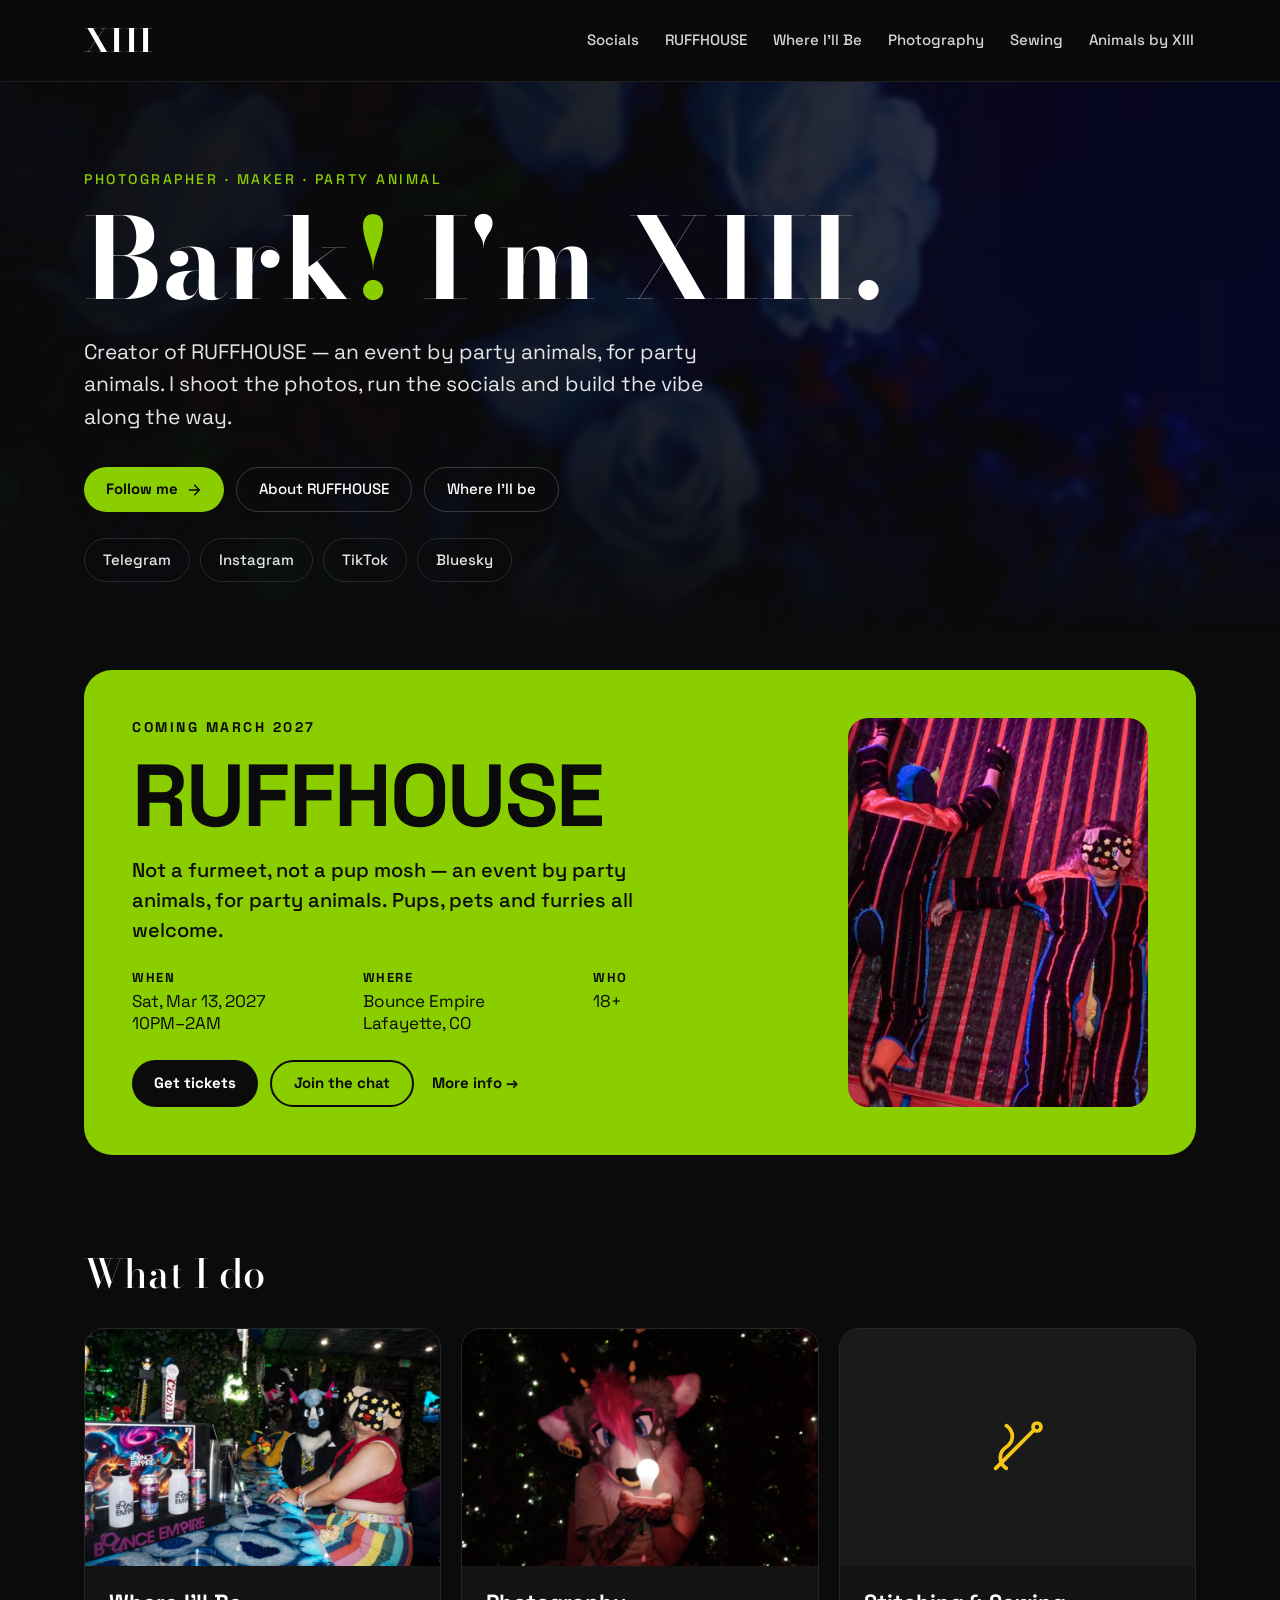
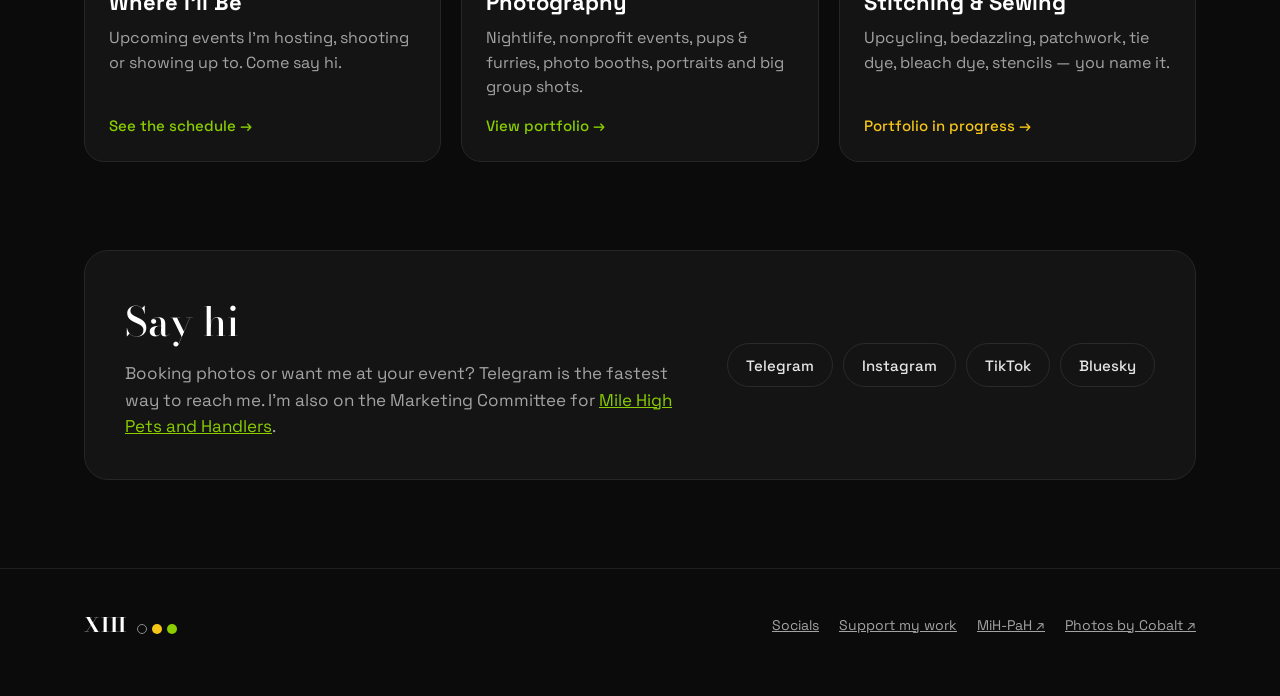
<file: index.html>
<!doctype html>
<html lang="en">
<head>
<meta charset="utf-8">
<meta name="viewport" content="width=device-width, initial-scale=1">
<title>XIII — Photographer, maker and party animal</title>
<meta name="description" content="XIII: photographer, maker and party animal in Denver. Creator of RUFFHOUSE, an event by party animals, for party animals.">
<meta property="og:title" content="XIII — Photographer, maker and party animal">
<meta property="og:description" content="XIII: photographer, maker and party animal in Denver. Creator of RUFFHOUSE, an event by party animals, for party animals.">
<meta property="og:image" content="images/rh-climb.jpg">
<link rel="icon" href="data:image/svg+xml,%3Csvg xmlns='http://www.w3.org/2000/svg' viewBox='0 0 64 64'%3E%3Crect width='64' height='64' rx='14' fill='%230B0B0B'/%3E%3Ctext x='32' y='43' font-family='Georgia,serif' font-weight='700' font-size='28' fill='%238ACE00' text-anchor='middle'%3EXIII%3C/text%3E%3C/svg%3E">
<link rel="preconnect" href="https://fonts.googleapis.com">
<link rel="preconnect" href="https://fonts.gstatic.com" crossorigin>
<link href="https://fonts.googleapis.com/css2?family=Bodoni+Moda:ital,opsz,wght@0,6..96,500;0,6..96,700;1,6..96,500&amp;family=Space+Grotesk:wght@400;500;700&amp;display=swap" rel="stylesheet">
<link rel="stylesheet" href="assets/style.css">
</head>
<body>
<a class="skip" href="#main">Skip to content</a>
<header class="site-header">
  <nav class="wrap site-nav" aria-label="Main">
    <a class="logo" href="index.html" aria-label="XIII, home">XIII</a>
    <ul class="navlinks"><li><a class="nav-link" href="socials.html">Socials</a></li><li><a class="nav-link" href="ruffhouse.html">RUFFHOUSE</a></li><li><a class="nav-link" href="where-ill-be.html">Where I'll Be</a></li><li><a class="nav-link" href="photography.html">Photography</a></li><li><a class="nav-link" href="sewing.html">Sewing</a></li><li><a class="nav-link" href="https://sites.google.com/view/13dog/animals-by-xiii">Animals by XIII</a></li></ul>
  </nav>
</header>
<main id="main">

  <div class="roses"><section class="wrap hero">
    <p class="eyebrow">Photographer · Maker · Party animal</p>
    <h1 class="page-title" style="font-size:clamp(60px,10vw,112px);line-height:.98;max-width:980px">Bark<span style="color:var(--green)">!</span> I'm XIII.</h1>
    <p class="lead" style="color:var(--soft)">Creator of RUFFHOUSE — an event by party animals, for party animals. I shoot the photos, run the socials and build the vibe along the way.</p>
    <div class="btns" style="margin-top:34px">
      <a class="btn btn-solid" href="socials.html">Follow me
        <svg width="16" height="16" viewBox="0 0 24 24" fill="none" stroke="currentColor" stroke-width="2.2" stroke-linecap="round" stroke-linejoin="round" aria-hidden="true"><path d="M5 12h14M13 5l7 7-7 7"/></svg></a>
      <a class="btn btn-ghost" href="ruffhouse.html">About RUFFHOUSE</a>
      <a class="btn btn-ghost" href="where-ill-be.html">Where I'll be</a>
    </div>
    <div style="margin-top:26px"><div class="chips">
        <a class="social" href="https://t.me/NUMBER_TH1RT3EN">Telegram</a>
        <a class="social" href="https://www.instagram.com/pup_13/">Instagram</a>
        <a class="social" href="https://www.tiktok.com/@pup_xiii">TikTok</a>
        <a class="social" href="https://bsky.app/profile/hdmi13.bsky.social">Bluesky</a>
      </div></div>
  </section></div>

  <section class="wrap section" aria-labelledby="rh">
    <div class="feature green">
      <div class="copy">
        <p class="eyebrow" style="color:var(--ink);font-weight:700;margin:0">Coming March 2027</p>
        <h2 id="rh" class="big-word">RUFFHOUSE</h2>
        <p style="margin:0;font-size:20px;line-height:1.5;font-weight:500;max-width:520px">Not a furmeet, not a pup mosh — an event by party animals, for party animals. Pups, pets and furries all welcome.</p>
        <dl class="facts">
          <div><dt>When</dt><dd>Sat, Mar 13, 2027<br>10PM–2AM</dd></div>
          <div><dt>Where</dt><dd>Bounce Empire<br>Lafayette, CO</dd></div>
          <div><dt>Who</dt><dd>18+</dd></div>
        </dl>
        <div class="btns" style="margin-top:8px">
          <a class="btn btn-dark" href="https://tix.bounceempire.com/?date=2027-03-13&amp;event=wp-ruffhouse">Get tickets</a>
          <a class="btn btn-outline-dark" href="https://t.me/ready2ruffhouse">Join the chat</a>
          <a class="btn" href="ruffhouse.html" style="padding-left:6px;padding-right:6px">More info →</a>
        </div>
      </div>
      <div class="art"><img src="images/rh-climb.jpg" alt="Two pups in glowing suits climbing a bounce-house wall" width="800" height="600" loading="lazy"></div>
    </div>
  </section>

  <section class="wrap section" aria-labelledby="what">
    <h2 id="what" class="h2">What I do</h2>
    <div class="grid3">
      <a class="card" href="where-ill-be.html">
        <div class="ph"><img src="images/bounce-bar.jpg" alt="Pups and friends hanging out at the Bounce Empire bar" loading="lazy"></div>
        <div class="body"><h3>Where I'll Be</h3><p>Upcoming events I'm hosting, shooting or showing up to. Come say hi.</p><span class="more">See the schedule →</span></div>
      </a>
      <a class="card" href="photography.html">
        <div class="ph"><img src="images/pups-bulb.jpg" alt="Fursuiter holding a glowing light bulb" loading="lazy"></div>
        <div class="body"><h3>Photography</h3><p>Nightlife, nonprofit events, pups &amp; furries, photo booths, portraits and big group shots.</p><span class="more">View portfolio →</span></div>
      </a>
      <a class="card" href="sewing.html">
        <div class="ph" style="display:flex;align-items:center;justify-content:center">
          <svg width="64" height="64" viewBox="0 0 24 24" fill="none" stroke="#F5C518" stroke-width="1.4" stroke-linecap="round" stroke-linejoin="round" aria-hidden="true"><path d="M4 20 18 6"/><circle cx="19.5" cy="4.5" r="1.5"/><path d="M8 4c3 2 3 6 0 8s-3 6 0 8"/></svg>
        </div>
        <div class="body"><h3>Stitching &amp; Sewing</h3><p>Upcycling, bedazzling, patchwork, tie dye, bleach dye, stencils — you name it.</p><span class="more" style="color:var(--gold)">Portfolio in progress →</span></div>
      </a>
    </div>
  </section>

  <section class="wrap section" aria-labelledby="hi">
    <div class="panel" style="display:flex;flex-wrap:wrap;align-items:center;justify-content:space-between;gap:24px">
      <div style="flex:1 1 380px">
        <h2 id="hi" class="h2" style="margin-bottom:8px">Say hi</h2>
        <p class="muted" style="margin:0;font-size:17px;line-height:1.55">Booking photos or want me at your event? Telegram is the fastest way to reach me. I'm also on the Marketing Committee for <a href="https://mihpah.org">Mile High Pets and Handlers</a>.</p>
      </div>
      <div class="chips">
        <a class="social" href="https://t.me/NUMBER_TH1RT3EN">Telegram</a>
        <a class="social" href="https://www.instagram.com/pup_13/">Instagram</a>
        <a class="social" href="https://www.tiktok.com/@pup_xiii">TikTok</a>
        <a class="social" href="https://bsky.app/profile/hdmi13.bsky.social">Bluesky</a>
      </div>
    </div>
  </section>
</main>
<footer class="site-footer">
  <div class="wrap">
    <div><span class="logo" style="font-size:20px">XIII</span><span class="dots" aria-hidden="true"><span style="background:#0B0B0B;border:1.5px solid #8A8A8A"></span><span style="background:#F5C518"></span><span style="background:#8ACE00"></span></span></div>
    <div class="flinks">
      <a href="socials.html">Socials</a>
      <a href="socials.html#support">Support my work</a>
      <a href="https://mihpah.org">MiH-PaH ↗</a>
      <a href="https://cobalt.dog">Photos by Cobalt ↗</a>
    </div>
  </div>
</footer>
</body>
</html>
</file>
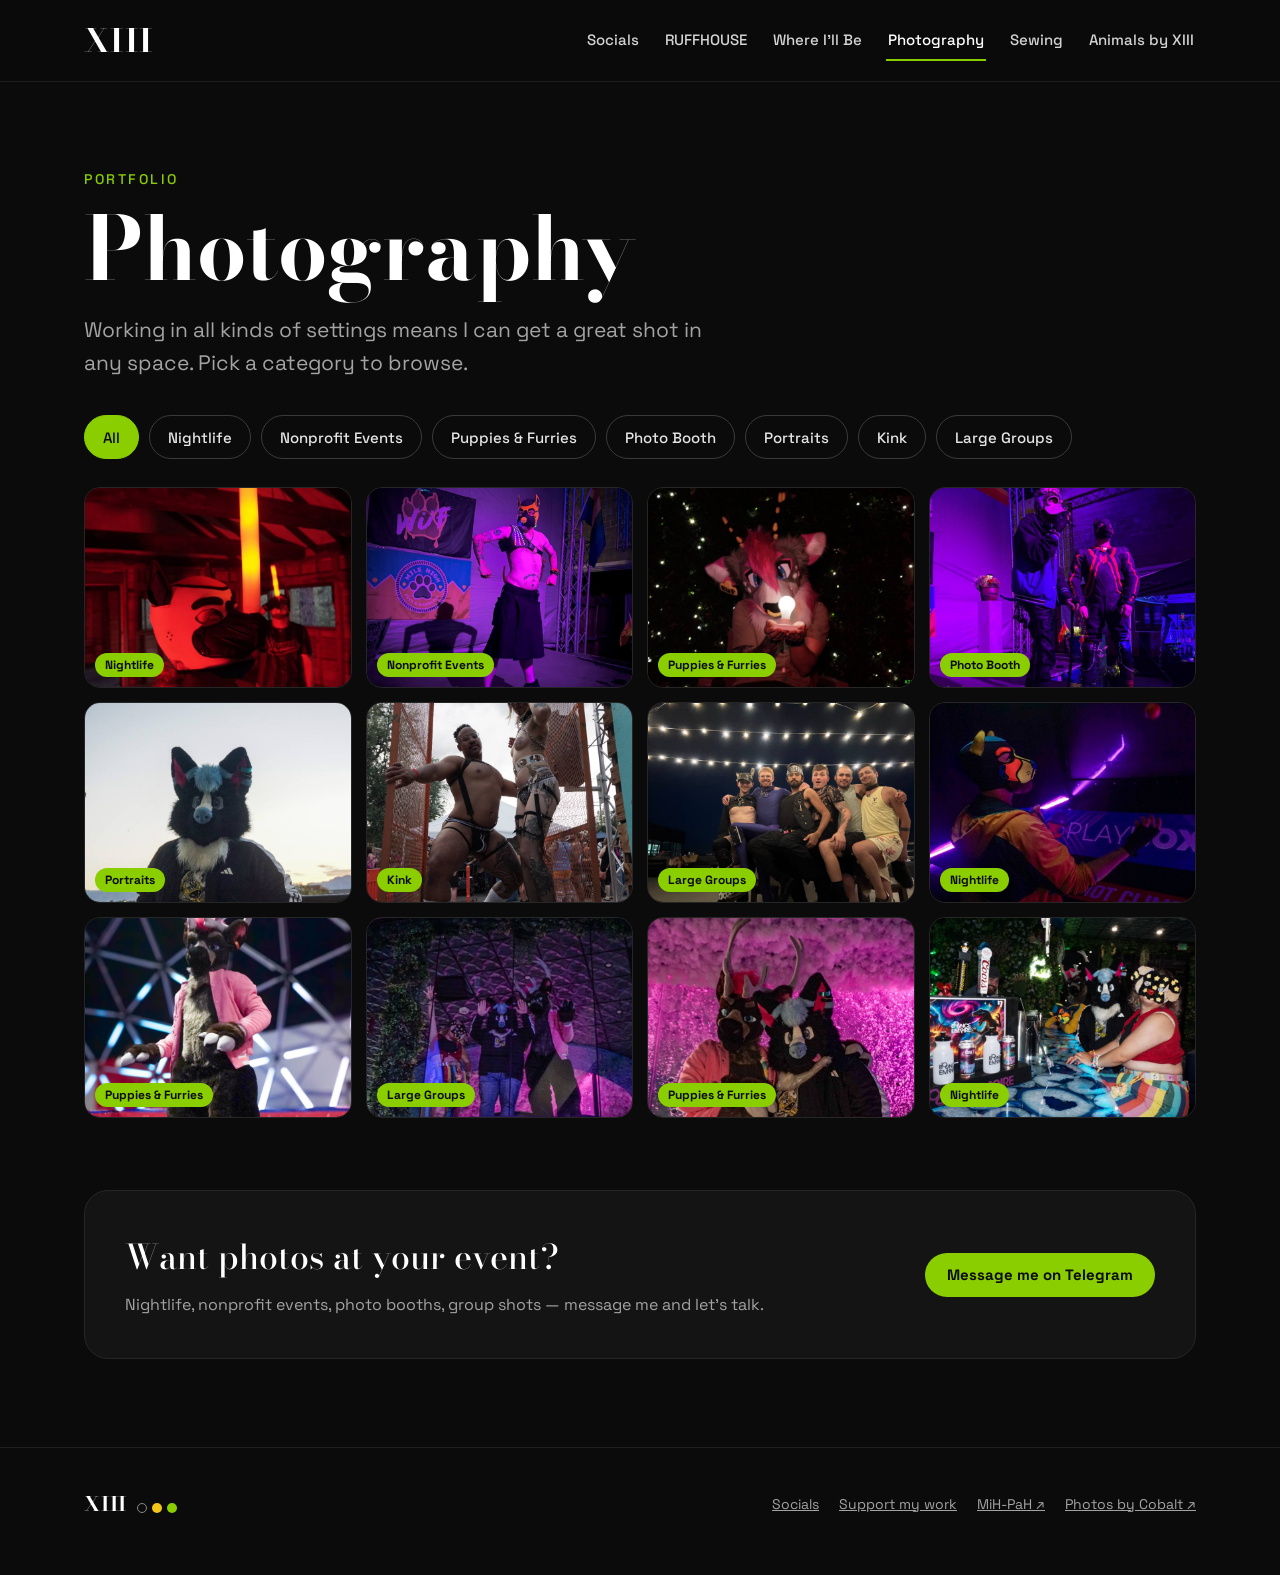
<file: photography.html>
<!doctype html>
<html lang="en">
<head>
<meta charset="utf-8">
<meta name="viewport" content="width=device-width, initial-scale=1">
<title>Photography — XIII</title>
<meta name="description" content="Photography by XIII: nightlife, nonprofit events, pups & furries, photo booths, portraits and large groups.">
<meta property="og:title" content="Photography — XIII">
<meta property="og:description" content="Photography by XIII: nightlife, nonprofit events, pups & furries, photo booths, portraits and large groups.">
<meta property="og:image" content="images/rh-climb.jpg">
<link rel="icon" href="data:image/svg+xml,%3Csvg xmlns='http://www.w3.org/2000/svg' viewBox='0 0 64 64'%3E%3Crect width='64' height='64' rx='14' fill='%230B0B0B'/%3E%3Ctext x='32' y='43' font-family='Georgia,serif' font-weight='700' font-size='28' fill='%238ACE00' text-anchor='middle'%3EXIII%3C/text%3E%3C/svg%3E">
<link rel="preconnect" href="https://fonts.googleapis.com">
<link rel="preconnect" href="https://fonts.gstatic.com" crossorigin>
<link href="https://fonts.googleapis.com/css2?family=Bodoni+Moda:ital,opsz,wght@0,6..96,500;0,6..96,700;1,6..96,500&amp;family=Space+Grotesk:wght@400;500;700&amp;display=swap" rel="stylesheet">
<link rel="stylesheet" href="assets/style.css">
</head>
<body>
<a class="skip" href="#main">Skip to content</a>
<header class="site-header">
  <nav class="wrap site-nav" aria-label="Main">
    <a class="logo" href="index.html" aria-label="XIII, home">XIII</a>
    <ul class="navlinks"><li><a class="nav-link" href="socials.html">Socials</a></li><li><a class="nav-link" href="ruffhouse.html">RUFFHOUSE</a></li><li><a class="nav-link" href="where-ill-be.html">Where I'll Be</a></li><li><a class="nav-link" href="photography.html" aria-current="page">Photography</a></li><li><a class="nav-link" href="sewing.html">Sewing</a></li><li><a class="nav-link" href="https://sites.google.com/view/13dog/animals-by-xiii">Animals by XIII</a></li></ul>
  </nav>
</header>
<main id="main">

  <section class="wrap hero" style="padding-bottom:88px">
    <p class="eyebrow">Portfolio</p>
    <h1 class="page-title">Photography</h1>
    <p class="lead">Working in all kinds of settings means I can get a great shot in any space. Pick a category to browse.</p>
    <div class="filter" role="group" aria-label="Filter by category"><button type="button" aria-pressed="true" data-cat="All">All</button><button type="button" aria-pressed="false" data-cat="Nightlife">Nightlife</button><button type="button" aria-pressed="false" data-cat="Nonprofit Events">Nonprofit Events</button><button type="button" aria-pressed="false" data-cat="Puppies & Furries">Puppies &amp; Furries</button><button type="button" aria-pressed="false" data-cat="Photo Booth">Photo Booth</button><button type="button" aria-pressed="false" data-cat="Portraits">Portraits</button><button type="button" aria-pressed="false" data-cat="Kink">Kink</button><button type="button" aria-pressed="false" data-cat="Large Groups">Large Groups</button></div>
    <div class="gallery" id="gallery"><figure data-cat="Nightlife"><img src="images/nightlife.jpg" alt="Pup in a hood holding a glow stick under red light in a wooden cabin" width="800" height="600" loading="lazy"><figcaption>Nightlife</figcaption></figure><figure data-cat="Nonprofit Events"><img src="images/nonprofit.jpg" alt="Pup performer on stage at Wüf in front of the MiH-PaH banner" width="800" height="600" loading="lazy"><figcaption>Nonprofit Events</figcaption></figure><figure data-cat="Puppies & Furries"><img src="images/pups-bulb.jpg" alt="Fursuiter holding a glowing light bulb against twinkling lights" width="800" height="600" loading="lazy"><figcaption>Puppies &amp; Furries</figcaption></figure><figure data-cat="Photo Booth"><img src="images/booth.jpg" alt="Two pups posing together under purple stage lights" width="800" height="600" loading="lazy"><figcaption>Photo Booth</figcaption></figure><figure data-cat="Portraits"><img src="images/portrait.jpg" alt="Fursuit portrait at sunset with mountains behind" width="800" height="600" loading="lazy"><figcaption>Portraits</figcaption></figure><figure data-cat="Kink"><img src="images/kink.jpg" alt="Two people in leather harness gear posing in a cage at an outdoor festival" width="800" height="600" loading="lazy"><figcaption>Kink</figcaption></figure><figure data-cat="Large Groups"><img src="images/groups.jpg" alt="Six friends posing together under string lights at night" width="800" height="600" loading="lazy"><figcaption>Large Groups</figcaption></figure><figure data-cat="Nightlife"><img src="images/rh-arcade.jpg" alt="Pup under purple neon light in the arcade" width="800" height="600" loading="lazy"><figcaption>Nightlife</figcaption></figure><figure data-cat="Puppies & Furries"><img src="images/rh-dome.jpg" alt="Fursuiter posing on a bounce house under a neon dome" width="800" height="600" loading="lazy"><figcaption>Puppies &amp; Furries</figcaption></figure><figure data-cat="Large Groups"><img src="images/rh-group.jpg" alt="Group of party animals with paws up inside a neon dome" width="800" height="600" loading="lazy"><figcaption>Large Groups</figcaption></figure><figure data-cat="Puppies & Furries"><img src="images/rh-pink.jpg" alt="Two fursuiters cuddled up in a pink foam room" width="800" height="600" loading="lazy"><figcaption>Puppies &amp; Furries</figcaption></figure><figure data-cat="Nightlife"><img src="images/bounce-bar.jpg" alt="Pups and friends hanging out at the Bounce Empire bar" width="800" height="600" loading="lazy"><figcaption>Nightlife</figcaption></figure></div>

    <div class="panel" style="margin-top:72px;display:flex;flex-wrap:wrap;align-items:center;justify-content:space-between;gap:24px">
      <div style="flex:1 1 360px;min-width:0">
        <h2 style="margin:0;font-family:var(--serif);font-weight:500;font-size:34px;color:#fff">Want photos at your event?</h2>
        <p class="muted" style="margin:10px 0 0;font-size:16px;line-height:1.55">Nightlife, nonprofit events, photo booths, group shots — message me and let's talk.</p>
      </div>
      <a class="btn btn-solid" href="https://t.me/NUMBER_TH1RT3EN">Message me on Telegram</a>
    </div>
  </section>
<script>
document.querySelectorAll('.filter button').forEach(function(b){
  b.addEventListener('click',function(){
    var c=b.dataset.cat;
    document.querySelectorAll('.filter button').forEach(function(x){x.setAttribute('aria-pressed',x===b?'true':'false')});
    document.querySelectorAll('#gallery figure').forEach(function(f){f.hidden=!(c==='All'||f.dataset.cat===c)});
  });
});
</script>
</main>
<footer class="site-footer">
  <div class="wrap">
    <div><span class="logo" style="font-size:20px">XIII</span><span class="dots" aria-hidden="true"><span style="background:#0B0B0B;border:1.5px solid #8A8A8A"></span><span style="background:#F5C518"></span><span style="background:#8ACE00"></span></span></div>
    <div class="flinks">
      <a href="socials.html">Socials</a>
      <a href="socials.html#support">Support my work</a>
      <a href="https://mihpah.org">MiH-PaH ↗</a>
      <a href="https://cobalt.dog">Photos by Cobalt ↗</a>
    </div>
  </div>
</footer>
</body>
</html>
</file>
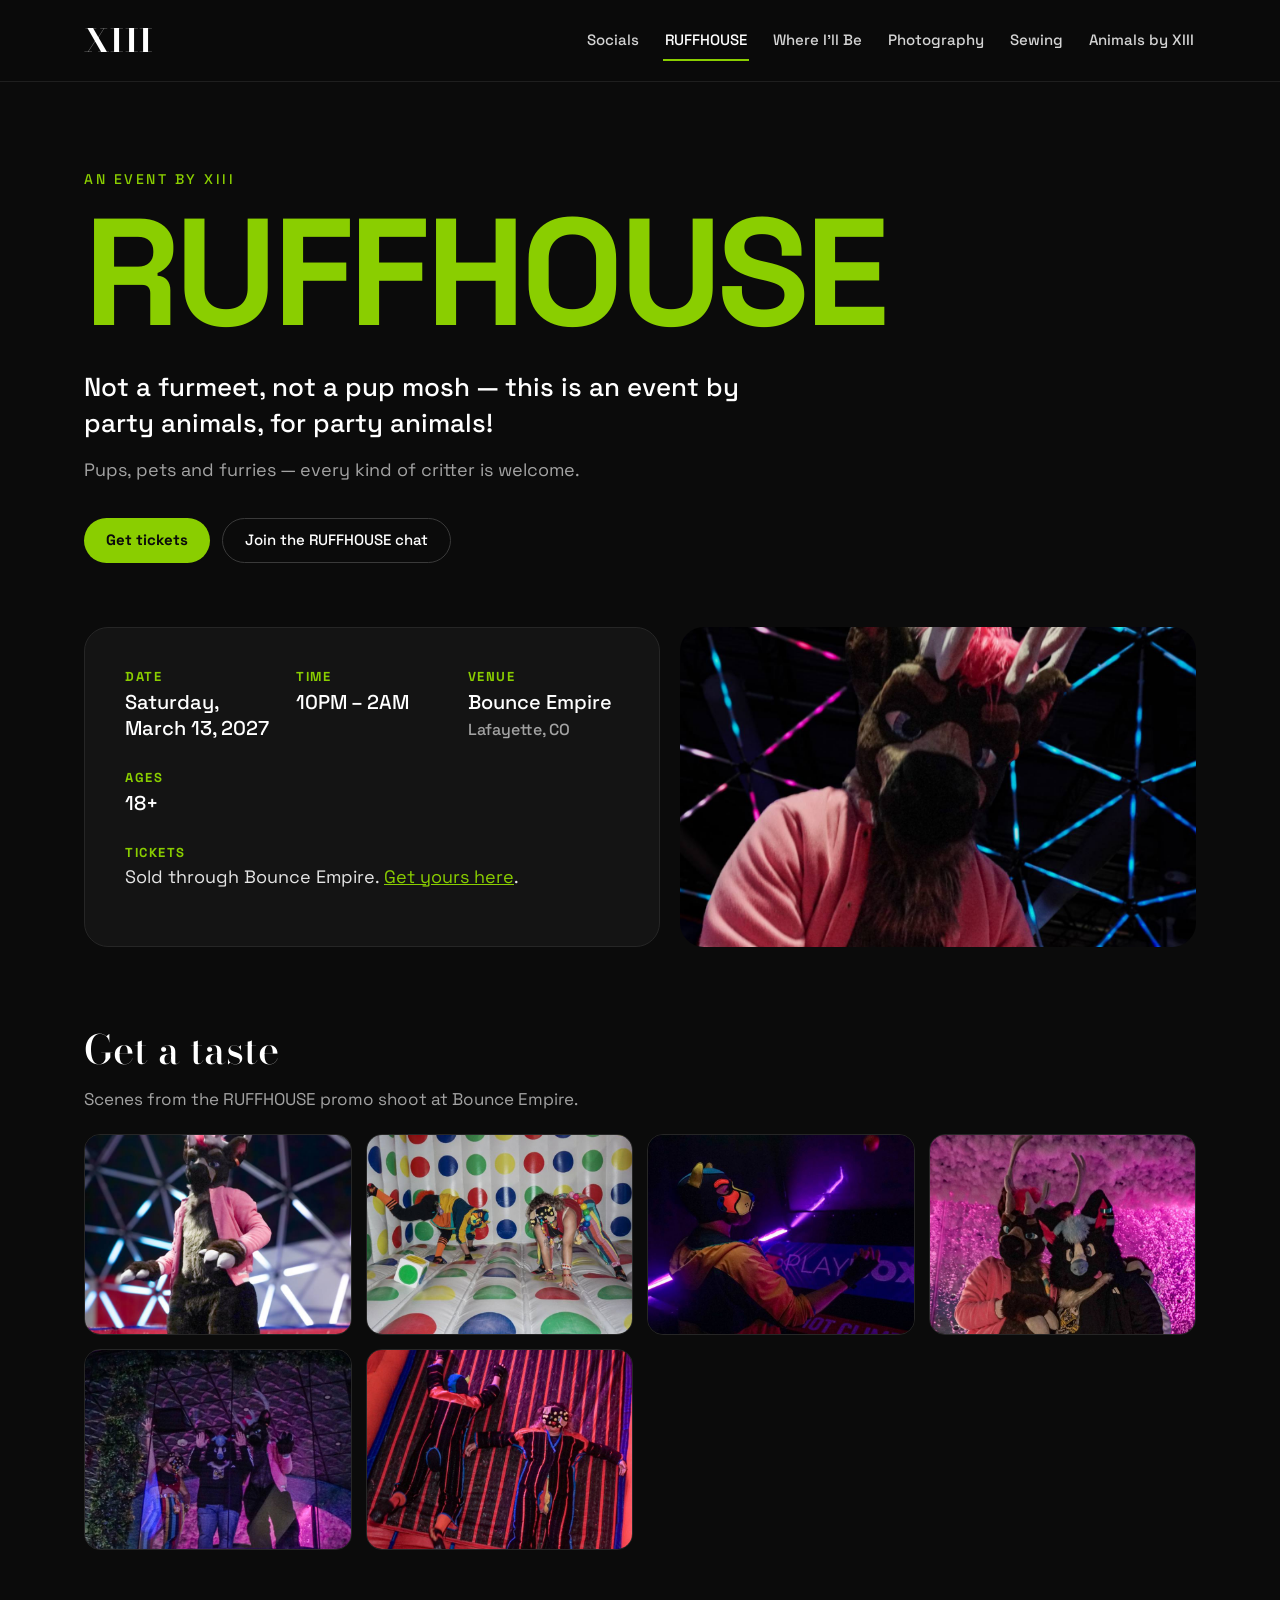
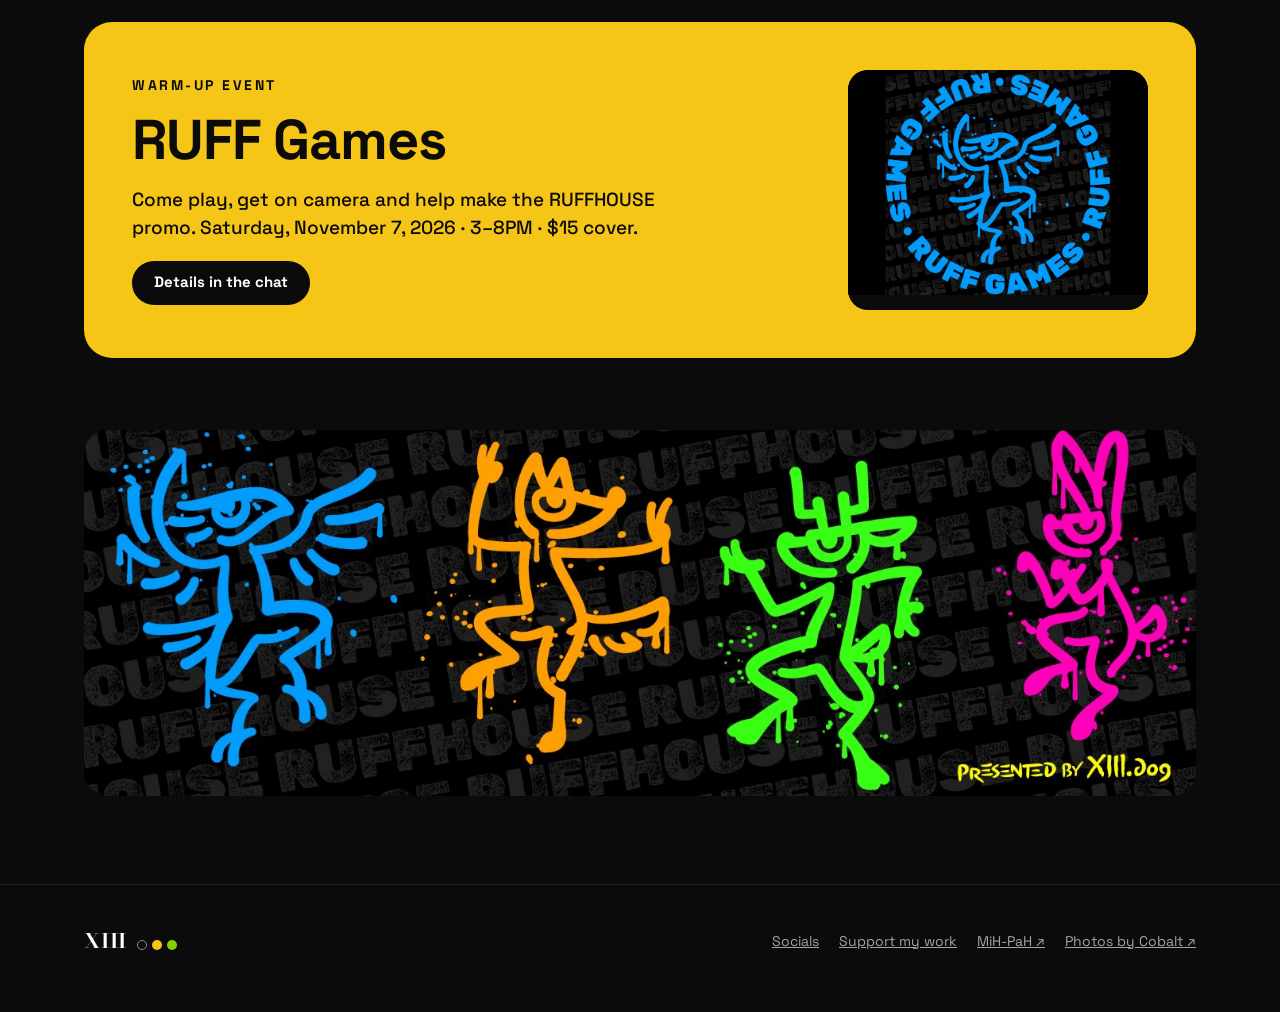
<file: ruffhouse.html>
<!doctype html>
<html lang="en">
<head>
<meta charset="utf-8">
<meta name="viewport" content="width=device-width, initial-scale=1">
<title>RUFFHOUSE — an event by party animals, for party animals</title>
<meta name="description" content="RUFFHOUSE: Saturday, March 13, 2027, 10PM–2AM at Bounce Empire, Lafayette CO. 18+. Pups, pets and furries all welcome.">
<meta property="og:title" content="RUFFHOUSE — an event by party animals, for party animals">
<meta property="og:description" content="RUFFHOUSE: Saturday, March 13, 2027, 10PM–2AM at Bounce Empire, Lafayette CO. 18+. Pups, pets and furries all welcome.">
<meta property="og:image" content="images/rh-climb.jpg">
<link rel="icon" href="data:image/svg+xml,%3Csvg xmlns='http://www.w3.org/2000/svg' viewBox='0 0 64 64'%3E%3Crect width='64' height='64' rx='14' fill='%230B0B0B'/%3E%3Ctext x='32' y='43' font-family='Georgia,serif' font-weight='700' font-size='28' fill='%238ACE00' text-anchor='middle'%3EXIII%3C/text%3E%3C/svg%3E">
<link rel="preconnect" href="https://fonts.googleapis.com">
<link rel="preconnect" href="https://fonts.gstatic.com" crossorigin>
<link href="https://fonts.googleapis.com/css2?family=Bodoni+Moda:ital,opsz,wght@0,6..96,500;0,6..96,700;1,6..96,500&amp;family=Space+Grotesk:wght@400;500;700&amp;display=swap" rel="stylesheet">
<link rel="stylesheet" href="assets/style.css">
</head>
<body>
<a class="skip" href="#main">Skip to content</a>
<header class="site-header">
  <nav class="wrap site-nav" aria-label="Main">
    <a class="logo" href="index.html" aria-label="XIII, home">XIII</a>
    <ul class="navlinks"><li><a class="nav-link" href="socials.html">Socials</a></li><li><a class="nav-link" href="ruffhouse.html" aria-current="page">RUFFHOUSE</a></li><li><a class="nav-link" href="where-ill-be.html">Where I'll Be</a></li><li><a class="nav-link" href="photography.html">Photography</a></li><li><a class="nav-link" href="sewing.html">Sewing</a></li><li><a class="nav-link" href="https://sites.google.com/view/13dog/animals-by-xiii">Animals by XIII</a></li></ul>
  </nav>
</header>
<main id="main">

  <section class="wrap hero">
    <p class="eyebrow">An event by XIII</p>
    <h1 style="margin:0;font-size:clamp(48px,13.5vw,152px);line-height:.9;font-weight:700;letter-spacing:-.03em;color:var(--green)">RUFFHOUSE</h1>
    <p style="margin:28px 0 0;font-size:clamp(20px,2.4vw,26px);line-height:1.4;color:#fff;max-width:720px;font-weight:500">Not a furmeet, not a pup mosh — this is an event by party animals, for party animals!</p>
    <p class="muted" style="margin:14px 0 0;font-size:18px;line-height:1.6;max-width:640px">Pups, pets and furries — every kind of critter is welcome.</p>
    <div class="btns" style="margin-top:34px">
      <a class="btn btn-solid" href="https://tix.bounceempire.com/?date=2027-03-13&amp;event=wp-ruffhouse">Get tickets</a>
      <a class="btn btn-ghost" href="https://t.me/ready2ruffhouse">Join the RUFFHOUSE chat</a>
    </div>
  </section>

  <section class="wrap section" aria-label="Event details" style="display:flex;flex-wrap:wrap;gap:20px;padding-bottom:72px">
    <div class="panel" style="flex:1 1 420px;min-width:0">
      <dl class="facts" style="gap:28px 20px;margin:0">
        <div><dt style="color:var(--green)">Date</dt><dd style="font-size:20px;color:#fff;font-weight:500">Saturday, March 13, 2027</dd></div>
        <div><dt style="color:var(--green)">Time</dt><dd style="font-size:20px;color:#fff;font-weight:500">10PM – 2AM</dd></div>
        <div><dt style="color:var(--green)">Venue</dt><dd style="font-size:20px;color:#fff;font-weight:500">Bounce Empire<br><span class="muted" style="font-size:16px">Lafayette, CO</span></dd></div>
        <div><dt style="color:var(--green)">Ages</dt><dd style="font-size:20px;color:#fff;font-weight:500">18+</dd></div>
        <div style="grid-column:1/-1"><dt style="color:var(--green)">Tickets</dt><dd style="font-size:18px;color:var(--soft)">Sold through Bounce Empire. <a href="https://tix.bounceempire.com/?date=2027-03-13&amp;event=wp-ruffhouse">Get yours here</a>.</dd></div>
      </dl>
    </div>
    <div style="flex:1 1 360px;min-width:0;border-radius:24px;overflow:hidden;min-height:320px;background:var(--panel2)">
      <img src="images/rh-hero.jpg" alt="Antlered fursuiter in a pink jacket under a neon dome" style="width:100%;height:100%;object-fit:cover" loading="lazy">
    </div>
  </section>

  <section class="wrap section" aria-labelledby="taste" style="padding-bottom:72px">
    <h2 id="taste" class="h2" style="margin-bottom:8px">Get a taste</h2>
    <p class="muted" style="margin:0 0 24px;font-size:17px">Scenes from the RUFFHOUSE promo shoot at Bounce Empire.</p>
    <div class="gallery"><figure><img src="images/rh-dome.jpg" alt="Fursuiter posing on a bounce house under a neon dome" width="800" height="600" loading="lazy"></figure><figure><img src="images/rh-twister.jpg" alt="Two party animals playing giant inflatable Twister" width="800" height="600" loading="lazy"></figure><figure><img src="images/rh-arcade.jpg" alt="Pup under purple neon light in the arcade" width="800" height="600" loading="lazy"></figure><figure><img src="images/rh-pink.jpg" alt="Two fursuiters cuddled up in a pink foam room" width="800" height="600" loading="lazy"></figure><figure><img src="images/rh-group.jpg" alt="Group of party animals with paws up inside a neon dome" width="800" height="600" loading="lazy"></figure><figure><img src="images/rh-climb.jpg" alt="Two pups in glowing suits climbing a bounce-house wall" width="800" height="600" loading="lazy"></figure></div>
  </section>

  <section class="wrap section" aria-labelledby="games" id="ruff-games" style="padding-bottom:72px">
    <div class="feature gold" style="align-items:center">
      <div class="copy">
        <p class="eyebrow" style="color:var(--ink);font-weight:700;margin:0">Warm-up event</p>
        <h2 id="games" style="margin:0;font-size:clamp(44px,6vw,56px);line-height:1;font-weight:700;letter-spacing:-.02em">RUFF Games</h2>
        <p style="margin:0;font-size:19px;line-height:1.5;font-weight:500;max-width:540px">Come play, get on camera and help make the RUFFHOUSE promo. Saturday, November 7, 2026 · 3–8PM · $15 cover.</p>
        <div class="btns"><a class="btn btn-dark" href="https://t.me/ready2ruffhouse">Details in the chat</a></div>
      </div>
      <div class="art" style="min-height:240px"><img src="images/ruff-games.jpg" alt="RUFF Games logo" loading="lazy"></div>
    </div>
  </section>

  <section class="wrap section">
    <img src="images/rh-banner.jpg" alt="RUFFHOUSE banner art: four neon party animals dancing" style="width:100%;border-radius:24px" loading="lazy">
  </section>
</main>
<footer class="site-footer">
  <div class="wrap">
    <div><span class="logo" style="font-size:20px">XIII</span><span class="dots" aria-hidden="true"><span style="background:#0B0B0B;border:1.5px solid #8A8A8A"></span><span style="background:#F5C518"></span><span style="background:#8ACE00"></span></span></div>
    <div class="flinks">
      <a href="socials.html">Socials</a>
      <a href="socials.html#support">Support my work</a>
      <a href="https://mihpah.org">MiH-PaH ↗</a>
      <a href="https://cobalt.dog">Photos by Cobalt ↗</a>
    </div>
  </div>
</footer>
</body>
</html>
</file>
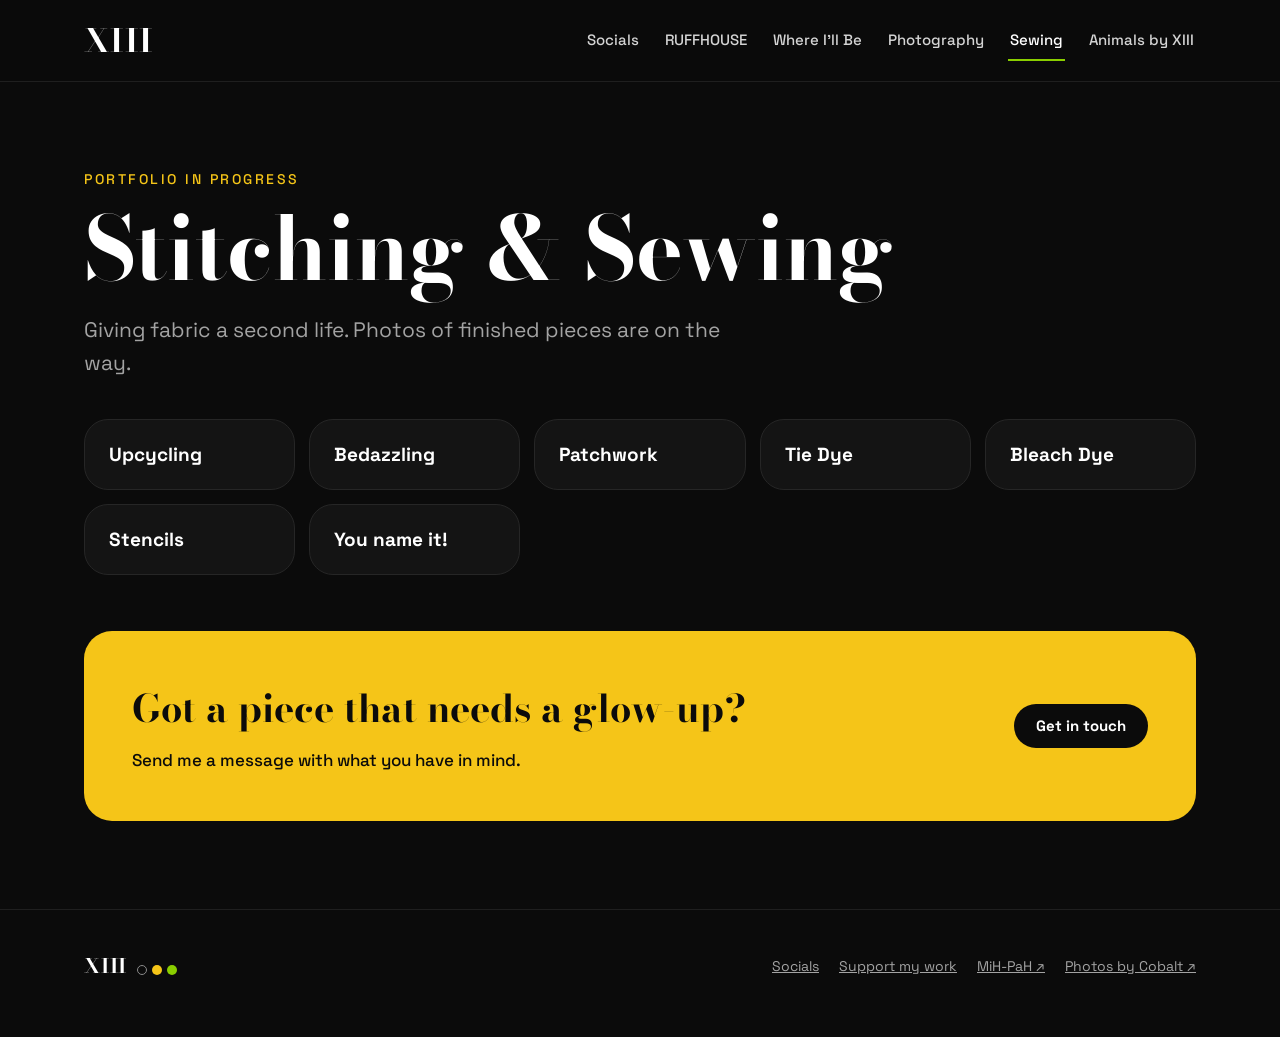
<file: sewing.html>
<!doctype html>
<html lang="en">
<head>
<meta charset="utf-8">
<meta name="viewport" content="width=device-width, initial-scale=1">
<title>Stitching & Sewing — XIII</title>
<meta name="description" content="Stitching and sewing by XIII: upcycling, bedazzling, patchwork, tie dye, bleach dye and stencils.">
<meta property="og:title" content="Stitching & Sewing — XIII">
<meta property="og:description" content="Stitching and sewing by XIII: upcycling, bedazzling, patchwork, tie dye, bleach dye and stencils.">
<meta property="og:image" content="images/rh-climb.jpg">
<link rel="icon" href="data:image/svg+xml,%3Csvg xmlns='http://www.w3.org/2000/svg' viewBox='0 0 64 64'%3E%3Crect width='64' height='64' rx='14' fill='%230B0B0B'/%3E%3Ctext x='32' y='43' font-family='Georgia,serif' font-weight='700' font-size='28' fill='%238ACE00' text-anchor='middle'%3EXIII%3C/text%3E%3C/svg%3E">
<link rel="preconnect" href="https://fonts.googleapis.com">
<link rel="preconnect" href="https://fonts.gstatic.com" crossorigin>
<link href="https://fonts.googleapis.com/css2?family=Bodoni+Moda:ital,opsz,wght@0,6..96,500;0,6..96,700;1,6..96,500&amp;family=Space+Grotesk:wght@400;500;700&amp;display=swap" rel="stylesheet">
<link rel="stylesheet" href="assets/style.css">
</head>
<body>
<a class="skip" href="#main">Skip to content</a>
<header class="site-header">
  <nav class="wrap site-nav" aria-label="Main">
    <a class="logo" href="index.html" aria-label="XIII, home">XIII</a>
    <ul class="navlinks"><li><a class="nav-link" href="socials.html">Socials</a></li><li><a class="nav-link" href="ruffhouse.html">RUFFHOUSE</a></li><li><a class="nav-link" href="where-ill-be.html">Where I'll Be</a></li><li><a class="nav-link" href="photography.html">Photography</a></li><li><a class="nav-link" href="sewing.html" aria-current="page">Sewing</a></li><li><a class="nav-link" href="https://sites.google.com/view/13dog/animals-by-xiii">Animals by XIII</a></li></ul>
  </nav>
</header>
<main id="main">

  <section class="wrap hero" style="padding-bottom:88px">
    <p class="eyebrow" style="color:var(--gold)">Portfolio in progress</p>
    <h1 class="page-title">Stitching &amp; Sewing</h1>
    <p class="lead">Giving fabric a second life. Photos of finished pieces are on the way.</p>
    <ul style="list-style:none;margin:40px 0 0;padding:0;display:grid;grid-template-columns:repeat(auto-fill,minmax(200px,1fr));gap:14px"><li class="panel" style="padding:22px 24px;font-size:19px;font-weight:700;color:#fff">Upcycling</li><li class="panel" style="padding:22px 24px;font-size:19px;font-weight:700;color:#fff">Bedazzling</li><li class="panel" style="padding:22px 24px;font-size:19px;font-weight:700;color:#fff">Patchwork</li><li class="panel" style="padding:22px 24px;font-size:19px;font-weight:700;color:#fff">Tie Dye</li><li class="panel" style="padding:22px 24px;font-size:19px;font-weight:700;color:#fff">Bleach Dye</li><li class="panel" style="padding:22px 24px;font-size:19px;font-weight:700;color:#fff">Stencils</li><li class="panel" style="padding:22px 24px;font-size:19px;font-weight:700;color:#fff">You name it!</li></ul>
    <div class="feature gold" style="margin-top:56px;align-items:center">
      <div class="copy" style="gap:10px">
        <h2 style="margin:0;font-family:var(--serif);font-weight:700;font-size:38px">Got a piece that needs a glow-up?</h2>
        <p style="margin:0;font-size:17px;line-height:1.55;font-weight:500">Send me a message with what you have in mind.</p>
      </div>
      <a class="btn btn-dark" href="https://t.me/NUMBER_TH1RT3EN">Get in touch</a>
    </div>
  </section>
</main>
<footer class="site-footer">
  <div class="wrap">
    <div><span class="logo" style="font-size:20px">XIII</span><span class="dots" aria-hidden="true"><span style="background:#0B0B0B;border:1.5px solid #8A8A8A"></span><span style="background:#F5C518"></span><span style="background:#8ACE00"></span></span></div>
    <div class="flinks">
      <a href="socials.html">Socials</a>
      <a href="socials.html#support">Support my work</a>
      <a href="https://mihpah.org">MiH-PaH ↗</a>
      <a href="https://cobalt.dog">Photos by Cobalt ↗</a>
    </div>
  </div>
</footer>
</body>
</html>
</file>
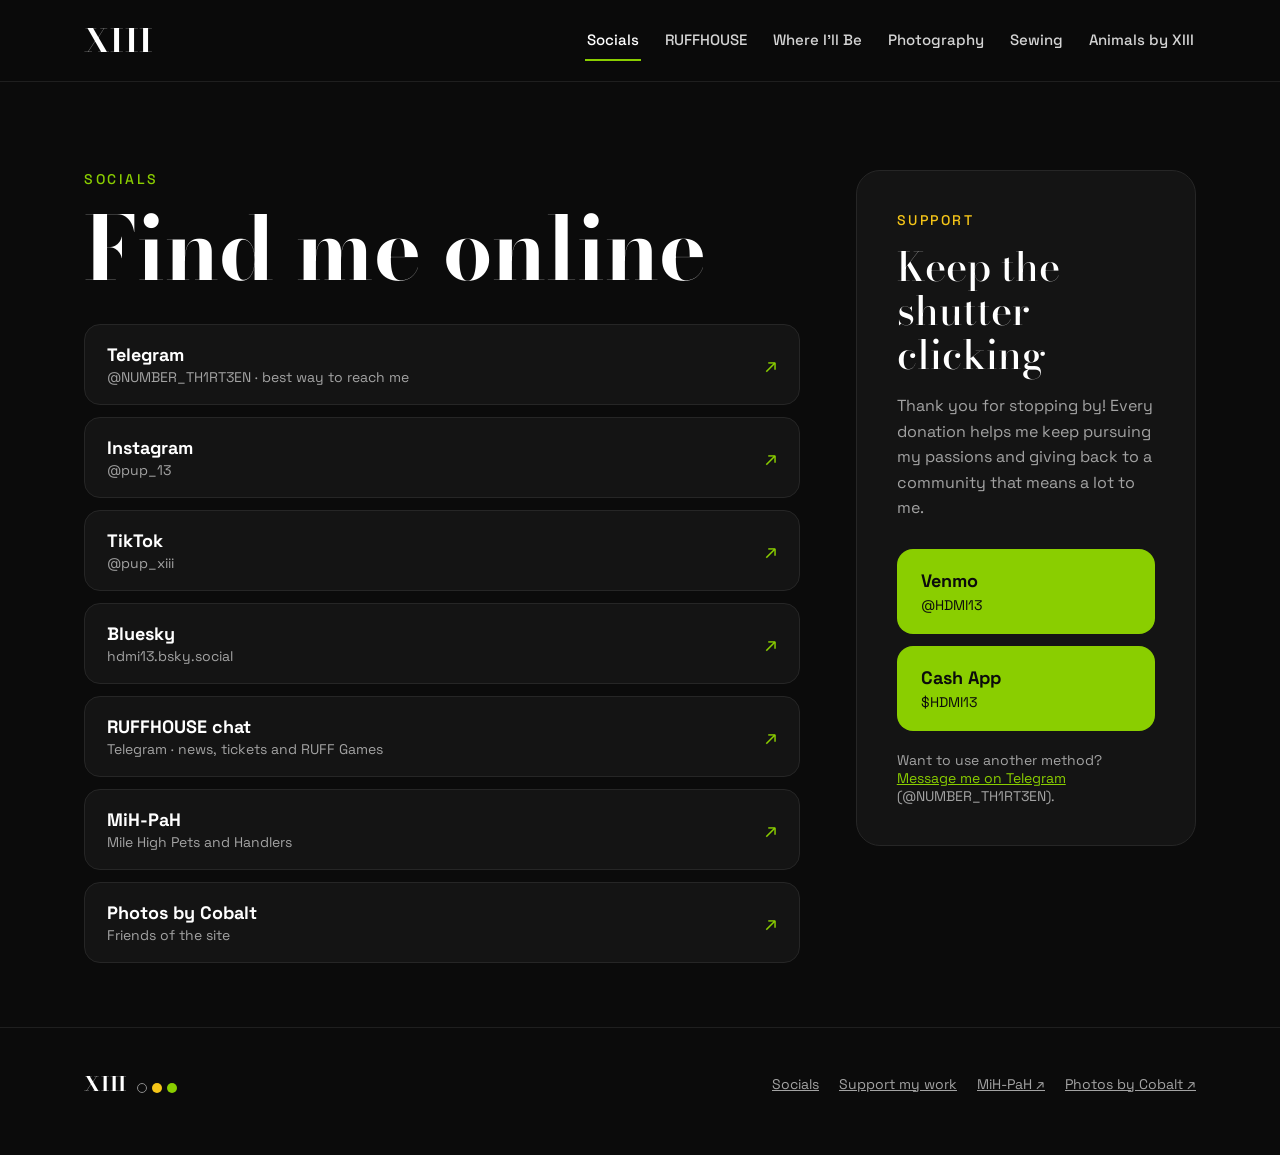
<file: socials.html>
<!doctype html>
<html lang="en">
<head>
<meta charset="utf-8">
<meta name="viewport" content="width=device-width, initial-scale=1">
<title>Socials — XIII</title>
<meta name="description" content="Find XIII on Telegram, Instagram, TikTok and Bluesky, and support their work.">
<meta property="og:title" content="Socials — XIII">
<meta property="og:description" content="Find XIII on Telegram, Instagram, TikTok and Bluesky, and support their work.">
<meta property="og:image" content="images/rh-climb.jpg">
<link rel="icon" href="data:image/svg+xml,%3Csvg xmlns='http://www.w3.org/2000/svg' viewBox='0 0 64 64'%3E%3Crect width='64' height='64' rx='14' fill='%230B0B0B'/%3E%3Ctext x='32' y='43' font-family='Georgia,serif' font-weight='700' font-size='28' fill='%238ACE00' text-anchor='middle'%3EXIII%3C/text%3E%3C/svg%3E">
<link rel="preconnect" href="https://fonts.googleapis.com">
<link rel="preconnect" href="https://fonts.gstatic.com" crossorigin>
<link href="https://fonts.googleapis.com/css2?family=Bodoni+Moda:ital,opsz,wght@0,6..96,500;0,6..96,700;1,6..96,500&amp;family=Space+Grotesk:wght@400;500;700&amp;display=swap" rel="stylesheet">
<link rel="stylesheet" href="assets/style.css">
</head>
<body>
<a class="skip" href="#main">Skip to content</a>
<header class="site-header">
  <nav class="wrap site-nav" aria-label="Main">
    <a class="logo" href="index.html" aria-label="XIII, home">XIII</a>
    <ul class="navlinks"><li><a class="nav-link" href="socials.html" aria-current="page">Socials</a></li><li><a class="nav-link" href="ruffhouse.html">RUFFHOUSE</a></li><li><a class="nav-link" href="where-ill-be.html">Where I'll Be</a></li><li><a class="nav-link" href="photography.html">Photography</a></li><li><a class="nav-link" href="sewing.html">Sewing</a></li><li><a class="nav-link" href="https://sites.google.com/view/13dog/animals-by-xiii">Animals by XIII</a></li></ul>
  </nav>
</header>
<main id="main">

  <div class="wrap hero" style="display:flex;flex-wrap:wrap;gap:56px">
    <section aria-labelledby="find" style="flex:999 1 480px;min-width:0">
      <p class="eyebrow">Socials</p>
      <h1 id="find" class="page-title" style="margin-bottom:32px">Find me online</h1>
      <div style="display:flex;flex-direction:column;gap:12px"><a class="link-row" href="https://t.me/NUMBER_TH1RT3EN"><span><span class="t">Telegram</span><span class="s">@NUMBER_TH1RT3EN · best way to reach me</span></span><span class="arr" aria-hidden="true">↗</span></a><a class="link-row" href="https://www.instagram.com/pup_13/"><span><span class="t">Instagram</span><span class="s">@pup_13</span></span><span class="arr" aria-hidden="true">↗</span></a><a class="link-row" href="https://www.tiktok.com/@pup_xiii"><span><span class="t">TikTok</span><span class="s">@pup_xiii</span></span><span class="arr" aria-hidden="true">↗</span></a><a class="link-row" href="https://bsky.app/profile/hdmi13.bsky.social"><span><span class="t">Bluesky</span><span class="s">hdmi13.bsky.social</span></span><span class="arr" aria-hidden="true">↗</span></a><a class="link-row" href="https://t.me/ready2ruffhouse"><span><span class="t">RUFFHOUSE chat</span><span class="s">Telegram · news, tickets and RUFF Games</span></span><span class="arr" aria-hidden="true">↗</span></a><a class="link-row" href="https://mihpah.org"><span><span class="t">MiH-PaH</span><span class="s">Mile High Pets and Handlers</span></span><span class="arr" aria-hidden="true">↗</span></a><a class="link-row" href="https://cobalt.dog"><span><span class="t">Photos by Cobalt</span><span class="s">Friends of the site</span></span><span class="arr" aria-hidden="true">↗</span></a></div>
    </section>
    <section id="support" aria-labelledby="support-h" style="flex:1 1 340px;min-width:0">
      <div class="panel">
        <p class="eyebrow" style="color:var(--gold)">Support</p>
        <h2 id="support-h" style="margin:0;font-family:var(--serif);font-weight:500;font-size:40px;line-height:1.1;color:#fff">Keep the shutter clicking</h2>
        <p class="muted" style="margin:16px 0 0;font-size:16px;line-height:1.6">Thank you for stopping by! Every donation helps me keep pursuing my passions and giving back to a community that means a lot to me.</p>
        <div style="display:flex;flex-wrap:wrap;gap:12px;margin-top:28px">
          <a class="pay" href="https://venmo.com/u/HDMI13"><span style="font-size:18px;font-weight:700">Venmo</span><span style="font-size:14px">@HDMI13</span></a>
          <a class="pay" href="https://cash.app/$HDMI13"><span style="font-size:18px;font-weight:700">Cash App</span><span style="font-size:14px">$HDMI13</span></a>
        </div>
        <p class="muted" style="margin:20px 0 0;font-size:14px">Want to use another method? <a href="https://t.me/NUMBER_TH1RT3EN">Message me on Telegram</a> (@NUMBER_TH1RT3EN).</p>
      </div>
    </section>
  </div>
</main>
<footer class="site-footer">
  <div class="wrap">
    <div><span class="logo" style="font-size:20px">XIII</span><span class="dots" aria-hidden="true"><span style="background:#0B0B0B;border:1.5px solid #8A8A8A"></span><span style="background:#F5C518"></span><span style="background:#8ACE00"></span></span></div>
    <div class="flinks">
      <a href="socials.html">Socials</a>
      <a href="socials.html#support">Support my work</a>
      <a href="https://mihpah.org">MiH-PaH ↗</a>
      <a href="https://cobalt.dog">Photos by Cobalt ↗</a>
    </div>
  </div>
</footer>
</body>
</html>
</file>
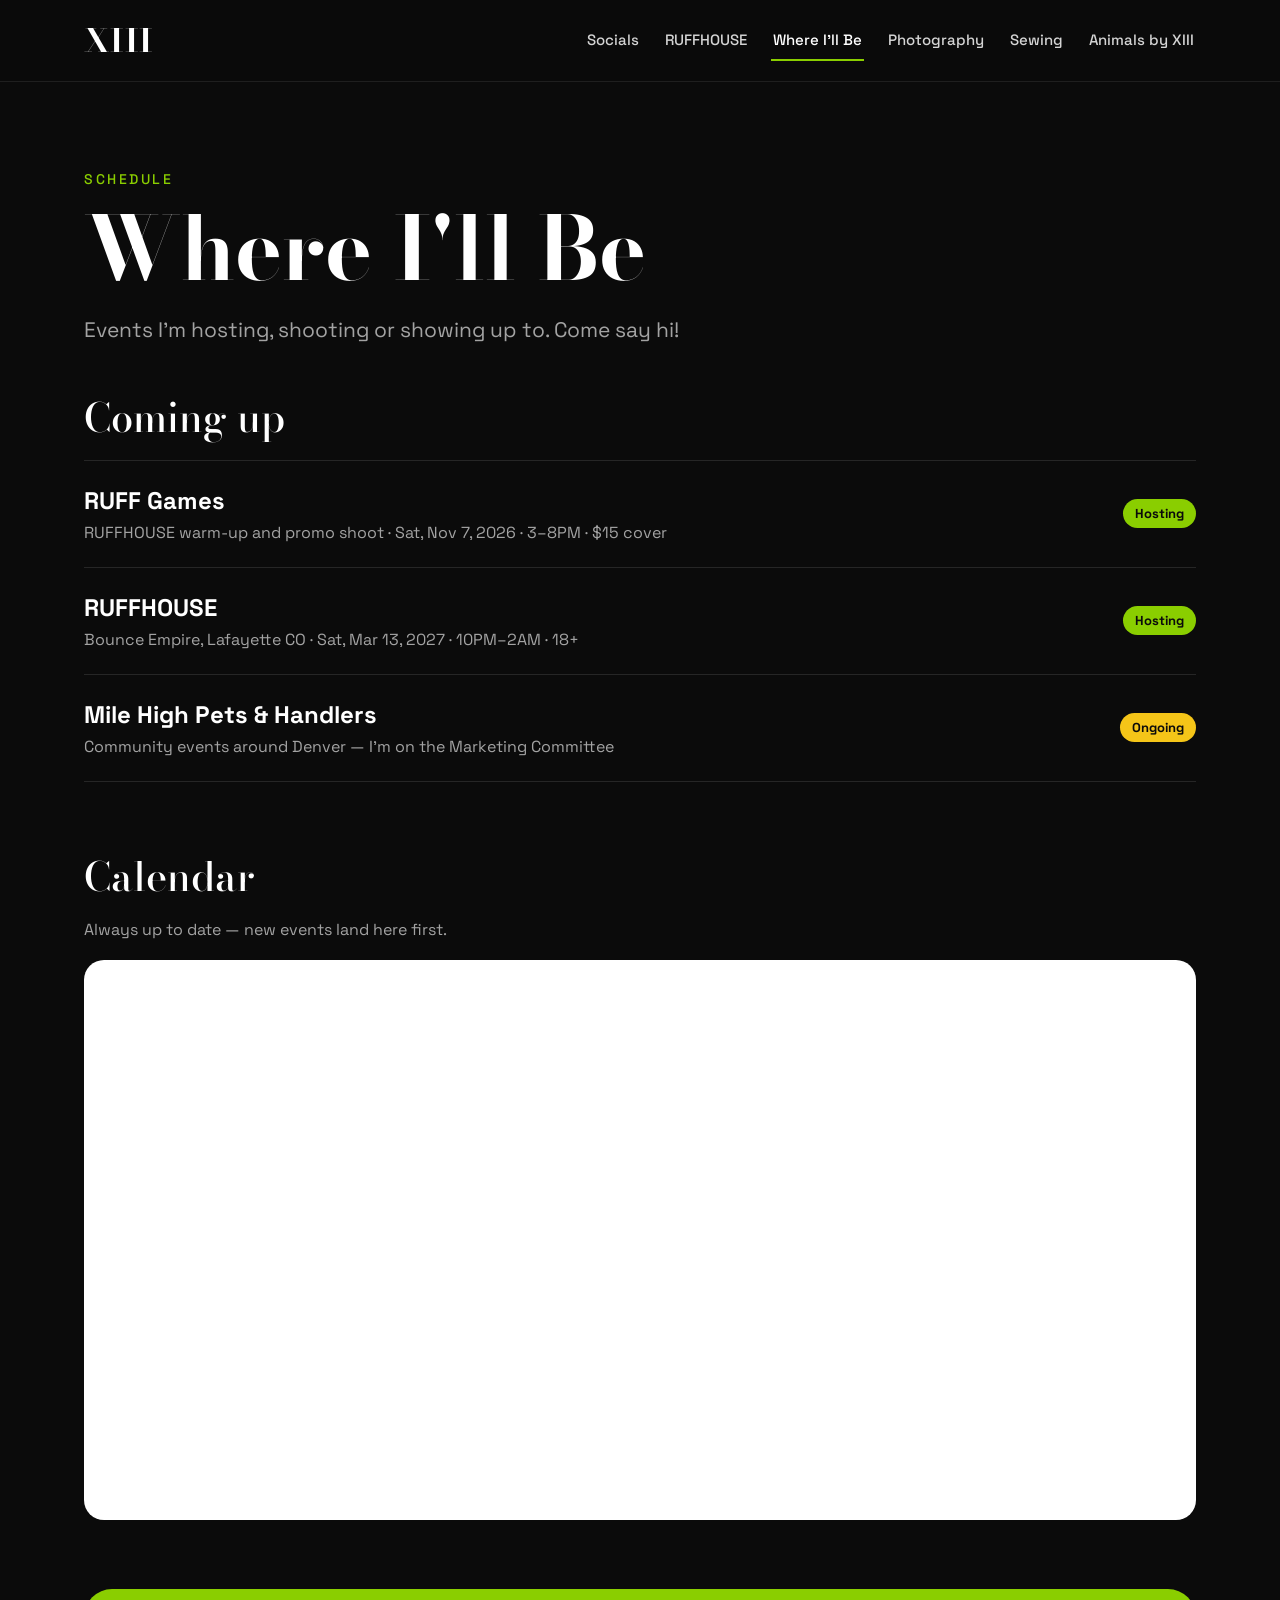
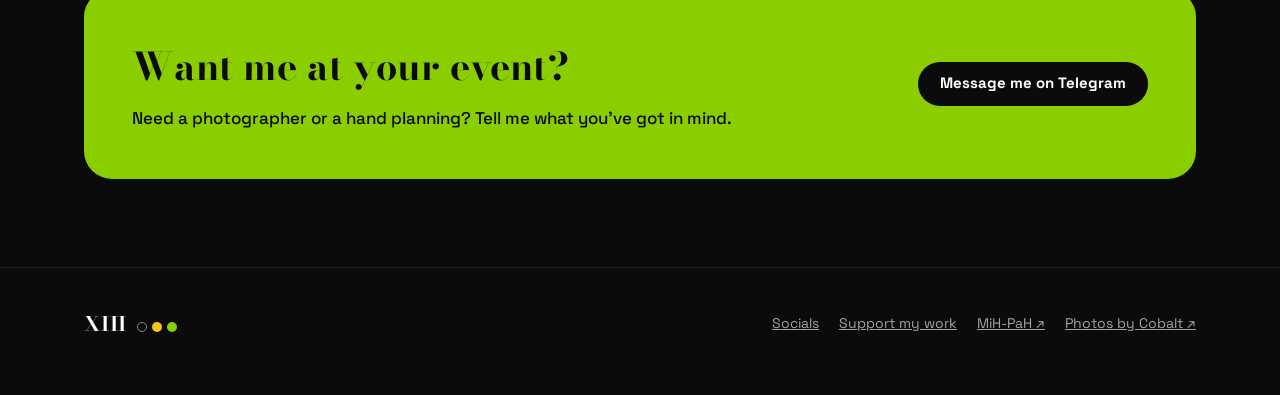
<file: where-ill-be.html>
<!doctype html>
<html lang="en">
<head>
<meta charset="utf-8">
<meta name="viewport" content="width=device-width, initial-scale=1">
<title>Where I'll Be — XIII</title>
<meta name="description" content="Upcoming events XIII is hosting, shooting or showing up to.">
<meta property="og:title" content="Where I'll Be — XIII">
<meta property="og:description" content="Upcoming events XIII is hosting, shooting or showing up to.">
<meta property="og:image" content="images/rh-climb.jpg">
<link rel="icon" href="data:image/svg+xml,%3Csvg xmlns='http://www.w3.org/2000/svg' viewBox='0 0 64 64'%3E%3Crect width='64' height='64' rx='14' fill='%230B0B0B'/%3E%3Ctext x='32' y='43' font-family='Georgia,serif' font-weight='700' font-size='28' fill='%238ACE00' text-anchor='middle'%3EXIII%3C/text%3E%3C/svg%3E">
<link rel="preconnect" href="https://fonts.googleapis.com">
<link rel="preconnect" href="https://fonts.gstatic.com" crossorigin>
<link href="https://fonts.googleapis.com/css2?family=Bodoni+Moda:ital,opsz,wght@0,6..96,500;0,6..96,700;1,6..96,500&amp;family=Space+Grotesk:wght@400;500;700&amp;display=swap" rel="stylesheet">
<link rel="stylesheet" href="assets/style.css">
</head>
<body>
<a class="skip" href="#main">Skip to content</a>
<header class="site-header">
  <nav class="wrap site-nav" aria-label="Main">
    <a class="logo" href="index.html" aria-label="XIII, home">XIII</a>
    <ul class="navlinks"><li><a class="nav-link" href="socials.html">Socials</a></li><li><a class="nav-link" href="ruffhouse.html">RUFFHOUSE</a></li><li><a class="nav-link" href="where-ill-be.html" aria-current="page">Where I'll Be</a></li><li><a class="nav-link" href="photography.html">Photography</a></li><li><a class="nav-link" href="sewing.html">Sewing</a></li><li><a class="nav-link" href="https://sites.google.com/view/13dog/animals-by-xiii">Animals by XIII</a></li></ul>
  </nav>
</header>
<main id="main">

  <section class="wrap hero" style="padding-bottom:40px">
    <p class="eyebrow">Schedule</p>
    <h1 class="page-title">Where I'll Be</h1>
    <p class="lead">Events I'm hosting, shooting or showing up to. Come say hi!</p>
  </section>

  <section class="wrap section" aria-labelledby="up" style="padding-bottom:64px">
    <h2 id="up" class="h2" style="margin-bottom:12px">Coming up</h2>
    <div>
      <a class="event-row" href="ruffhouse.html#ruff-games">
        <div style="flex:999 1 380px;min-width:0"><h3>RUFF Games</h3><p>RUFFHOUSE warm-up and promo shoot · Sat, Nov 7, 2026 · 3–8PM · $15 cover</p></div>
        <span class="tag">Hosting</span>
      </a>
      <a class="event-row" href="ruffhouse.html">
        <div style="flex:999 1 380px;min-width:0"><h3>RUFFHOUSE</h3><p>Bounce Empire, Lafayette CO · Sat, Mar 13, 2027 · 10PM–2AM · 18+</p></div>
        <span class="tag">Hosting</span>
      </a>
      <a class="event-row" href="https://mihpah.org">
        <div style="flex:999 1 380px;min-width:0"><h3>Mile High Pets &amp; Handlers</h3><p>Community events around Denver — I'm on the Marketing Committee</p></div>
        <span class="tag gold">Ongoing</span>
      </a>
    </div>
  </section>

  <section class="wrap section" aria-labelledby="cal" style="padding-bottom:64px">
    <h2 id="cal" class="h2" style="margin-bottom:12px">Calendar</h2>
    <p class="muted" style="margin:0 0 20px">Always up to date — new events land here first.</p>
    <iframe class="cal" title="XIII events calendar" src="https://calendar.google.com/calendar/embed?src=015461505f030b8b5fd1d1384c299472b5d900f094b010446cb8aaae6f2ae327%40group.calendar.google.com&amp;ctz=America%2FDenver&amp;mode=AGENDA&amp;showTitle=0&amp;showPrint=0&amp;showTabs=1&amp;showCalendars=0&amp;showTz=0" loading="lazy"></iframe>
  </section>

  <section class="wrap section">
    <div class="feature green" style="align-items:center">
      <div class="copy" style="gap:10px">
        <h2 style="margin:0;font-family:var(--serif);font-weight:700;font-size:38px">Want me at your event?</h2>
        <p style="margin:0;font-size:17px;line-height:1.55;font-weight:500">Need a photographer or a hand planning? Tell me what you've got in mind.</p>
      </div>
      <a class="btn btn-dark" href="https://t.me/NUMBER_TH1RT3EN">Message me on Telegram</a>
    </div>
  </section>
</main>
<footer class="site-footer">
  <div class="wrap">
    <div><span class="logo" style="font-size:20px">XIII</span><span class="dots" aria-hidden="true"><span style="background:#0B0B0B;border:1.5px solid #8A8A8A"></span><span style="background:#F5C518"></span><span style="background:#8ACE00"></span></span></div>
    <div class="flinks">
      <a href="socials.html">Socials</a>
      <a href="socials.html#support">Support my work</a>
      <a href="https://mihpah.org">MiH-PaH ↗</a>
      <a href="https://cobalt.dog">Photos by Cobalt ↗</a>
    </div>
  </div>
</footer>
</body>
</html>
</file>
<file: assets/style.css>
:root{
  --ink:#0B0B0B; --panel:#141414; --panel2:#1A1A1A; --line:#262626; --line2:#1F1F1F;
  --text:#F5F5F5; --soft:#E5E5E5; --muted:#A3A3A3; --dim:#8A8A8A;
  --green:#8ACE00; --green-hi:#B4F028; --gold:#F5C518;
  --serif:'Bodoni Moda',Georgia,serif; --sans:'Space Grotesk',system-ui,sans-serif;
}
*{box-sizing:border-box}
html{scroll-behavior:smooth}
body{margin:0;background:var(--ink);color:var(--text);font-family:var(--sans);-webkit-font-smoothing:antialiased}
img{max-width:100%;display:block}
a{color:var(--green)}a:hover{color:var(--green-hi)}
.wrap{max-width:1160px;margin:0 auto;padding-left:24px;padding-right:24px}
.skip{position:absolute;left:-999px}.skip:focus{left:16px;top:16px;background:var(--green);color:var(--ink);padding:10px 14px;border-radius:8px;z-index:10}

/* header */
.site-header{border-bottom:1px solid var(--line2);position:sticky;top:0;background:rgba(11,11,11,.92);backdrop-filter:blur(8px);z-index:5}
.site-nav{display:flex;flex-wrap:wrap;align-items:center;justify-content:space-between;gap:12px 16px;padding-top:16px;padding-bottom:16px}
.logo{font-family:var(--serif);font-weight:700;font-size:32px;color:#fff;text-decoration:none;letter-spacing:.04em}
.logo:hover{color:#fff}
.navlinks{display:flex;flex-wrap:wrap;align-items:center;gap:6px 22px;list-style:none;margin:0;padding:0}
.nav-link{color:#D4D4D4;text-decoration:none;font-size:15px;font-weight:500;padding:10px 2px;border-bottom:2px solid transparent;display:inline-block}
.nav-link:hover,.nav-link[aria-current=page]{color:#fff;border-bottom-color:var(--green)}

/* buttons */
.btn{display:inline-flex;align-items:center;gap:8px;min-height:44px;padding:13px 22px;border-radius:999px;font-weight:700;font-size:15px;text-decoration:none;font-family:inherit;line-height:1.1}
.btn-solid{background:var(--green);color:var(--ink)}.btn-solid:hover{background:var(--green-hi);color:var(--ink)}
.btn-ghost{color:#fff;font-weight:500;border:1px solid #3A3A3A}.btn-ghost:hover{border-color:var(--green);color:#fff}
.btn-dark{background:var(--ink);color:#fff}.btn-dark:hover{background:#262626;color:#fff}
.btn-outline-dark{color:var(--ink);border:2px solid var(--ink)}.btn-outline-dark:hover{background:var(--ink);color:#fff}
.btns{display:flex;flex-wrap:wrap;gap:12px}

/* type */
.eyebrow{margin:0 0 16px;font-size:14px;letter-spacing:.18em;text-transform:uppercase;color:var(--green);font-weight:500}
.page-title{margin:0;font-family:var(--serif);font-weight:700;font-size:clamp(52px,8vw,88px);line-height:1;color:#fff}
.lead{margin:22px 0 0;font-size:clamp(18px,2vw,21px);line-height:1.55;color:var(--muted);max-width:660px}
.h2{margin:0 0 24px;font-family:var(--serif);font-weight:500;font-size:clamp(30px,4vw,40px);color:#fff}
.muted{color:var(--muted)}

/* sections */
.hero{padding-top:88px;padding-bottom:64px}
.section{padding-bottom:88px}
.panel{background:var(--panel);border:1px solid var(--line);border-radius:24px;padding:clamp(24px,4vw,40px)}
.feature{border-radius:28px;padding:clamp(28px,5vw,48px);display:flex;flex-wrap:wrap;gap:40px;align-items:stretch}
.feature.green{background:var(--green);color:var(--ink)}
.feature.gold{background:var(--gold);color:var(--ink)}
.feature a{color:var(--ink)}
.feature a.btn-dark,.feature a.btn-dark:hover{color:#fff}
.feature a.btn-outline-dark:hover{color:#fff}
.feature .copy{flex:999 1 440px;min-width:0;display:flex;flex-direction:column;gap:18px}
.feature .art{flex:1 1 300px;min-width:0;border-radius:20px;overflow:hidden;min-height:300px;background:var(--ink)}
.feature .art img{width:100%;height:100%;object-fit:cover}
.big-word{margin:0;font-size:clamp(56px,9vw,88px);line-height:.95;font-weight:700;letter-spacing:-.02em}
dl.facts{margin:6px 0 0;display:grid;grid-template-columns:repeat(auto-fit,minmax(150px,1fr));gap:16px}
dl.facts dt{font-size:13px;text-transform:uppercase;letter-spacing:.12em;font-weight:700}
dl.facts dd{margin:4px 0 0;font-size:17px}

/* cards */
.grid3{display:grid;grid-template-columns:repeat(auto-fit,minmax(260px,1fr));gap:20px}
.card{display:flex;flex-direction:column;height:100%;background:var(--panel);border:1px solid var(--line);border-radius:20px;overflow:hidden;text-decoration:none;color:inherit}
a.card:hover{border-color:var(--green);color:inherit}
.card .ph{aspect-ratio:3/2;overflow:hidden;background:var(--panel2)}
.card .ph img{width:100%;height:100%;object-fit:cover}
.card .body{padding:22px 24px 26px;display:flex;flex-direction:column;gap:10px;flex:1}
.card h3{margin:0;font-size:22px;color:#fff}
.card p{margin:0;font-size:16px;line-height:1.55;color:var(--muted)}
.card .more{margin-top:auto;padding-top:6px;color:var(--green);font-weight:500;font-size:15px}

/* socials */
.chips{display:flex;flex-wrap:wrap;gap:10px}
.social{color:var(--soft);text-decoration:none;font-size:15px;font-weight:500;padding:11px 18px;border:1px solid #2A2A2A;border-radius:999px;min-height:44px;display:inline-flex;align-items:center}
.social:hover{border-color:var(--green);color:#fff}
.link-row{display:flex;align-items:center;justify-content:space-between;gap:16px;text-decoration:none;background:var(--panel);border:1px solid var(--line);border-radius:16px;padding:18px 22px;min-height:44px;color:#fff}
.link-row:hover{border-color:var(--green);color:#fff}
.link-row .t{font-size:18px;font-weight:700;display:block}
.link-row .s{font-size:14px;color:var(--muted);display:block;margin-top:2px}
.link-row .arr{color:var(--green);font-size:20px}
.pay{display:flex;flex-direction:column;gap:4px;text-decoration:none;background:var(--green);color:var(--ink);border-radius:16px;padding:20px 24px;flex:1 1 180px}
.pay:hover{background:var(--green-hi);color:var(--ink)}

/* gallery */
.gallery{display:grid;grid-template-columns:repeat(auto-fill,minmax(240px,1fr));gap:14px}
.gallery figure{margin:0;border-radius:16px;overflow:hidden;background:var(--panel2);border:1px solid var(--line);position:relative}
.gallery img{width:100%;height:auto;aspect-ratio:4/3;object-fit:cover}
.gallery figcaption{position:absolute;left:10px;bottom:10px;font-size:12px;font-weight:700;color:var(--ink);background:var(--green);padding:4px 10px;border-radius:999px}
.filter{display:flex;flex-wrap:wrap;gap:10px;margin:36px 0 28px}
.filter button{font-family:inherit;font-size:15px;font-weight:500;padding:10px 18px;border-radius:999px;cursor:pointer;min-height:44px;background:transparent;color:var(--soft);border:1px solid #3A3A3A}
.filter button[aria-pressed=true]{background:var(--green);color:var(--ink);border-color:var(--green)}

/* events list */
.event-row{display:flex;flex-wrap:wrap;align-items:center;justify-content:space-between;gap:12px 16px;padding:24px 0;border-top:1px solid var(--line);text-decoration:none;color:inherit}
.event-row:last-child{border-bottom:1px solid var(--line)}
a.event-row:hover h3{color:var(--green)}
.event-row h3{margin:0;font-size:24px;color:#fff}
.event-row p{margin:6px 0 0;color:var(--muted);font-size:16px}
.tag{font-size:13px;font-weight:700;color:var(--ink);background:var(--green);padding:6px 12px;border-radius:999px;white-space:nowrap}
.tag.gold{background:var(--gold)}
.cal{width:100%;height:560px;border:0;border-radius:20px;background:#fff}

/* hero image band */
.band{position:relative;border-radius:28px;overflow:hidden;min-height:340px;display:flex;align-items:flex-end}
.band img{position:absolute;inset:0;width:100%;height:100%;object-fit:cover}
.band::after{content:"";position:absolute;inset:0;background:linear-gradient(180deg,rgba(11,11,11,0) 35%,rgba(11,11,11,.85))}
.band .in{position:relative;z-index:1;padding:clamp(24px,4vw,44px)}

/* home hero: the blue roses + green pup photo, kept as a moody backdrop */
.roses{position:relative;overflow:hidden;margin-bottom:24px}
.roses::before{content:"";position:absolute;inset:0;background:url(../images/roses.jpg) center 40%/cover no-repeat;filter:blur(2px) saturate(1.1);transform:scale(1.04);opacity:.55}
.roses::after{content:"";position:absolute;inset:0;background:linear-gradient(90deg,rgba(11,11,11,.92) 0%,rgba(11,11,11,.7) 55%,rgba(11,11,11,.35) 100%),linear-gradient(180deg,rgba(11,11,11,0) 60%,#0B0B0B 100%)}
.roses>.hero{position:relative;z-index:1}

/* footer */
.site-footer{border-top:1px solid var(--line2)}
.site-footer .wrap{padding-top:40px;padding-bottom:56px;display:flex;flex-wrap:wrap;align-items:center;justify-content:space-between;gap:16px;color:var(--dim);font-size:14px}
.site-footer a{color:var(--muted)}
.dots{display:inline-flex;gap:5px;vertical-align:middle;margin-left:10px}
.dots span{width:10px;height:10px;border-radius:50%}
.flinks{display:flex;flex-wrap:wrap;gap:8px 20px}

@media (max-width:720px){
  .hero{padding-top:56px}
  .site-nav{padding-top:12px;padding-bottom:12px}
  .navlinks{gap:2px 16px}
  .feature{gap:28px}
  .cal{height:480px}
}
</file>
